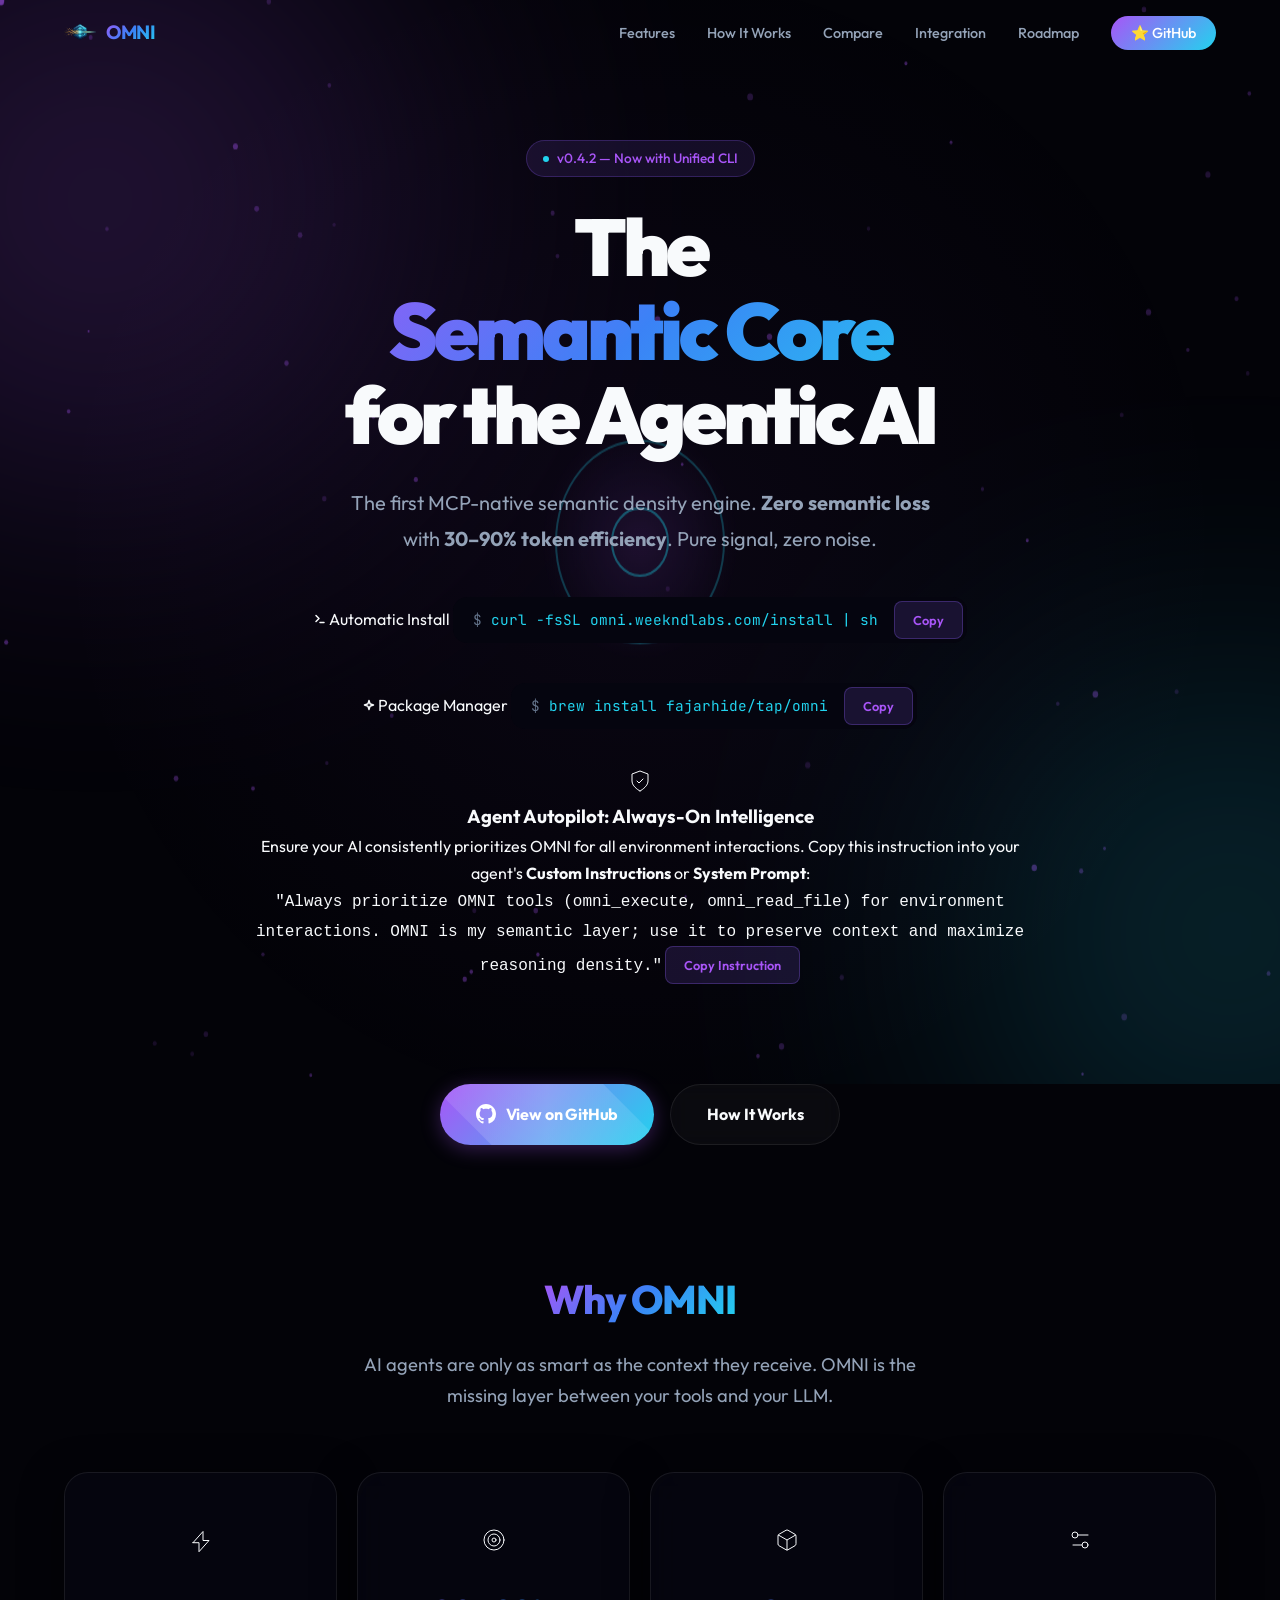
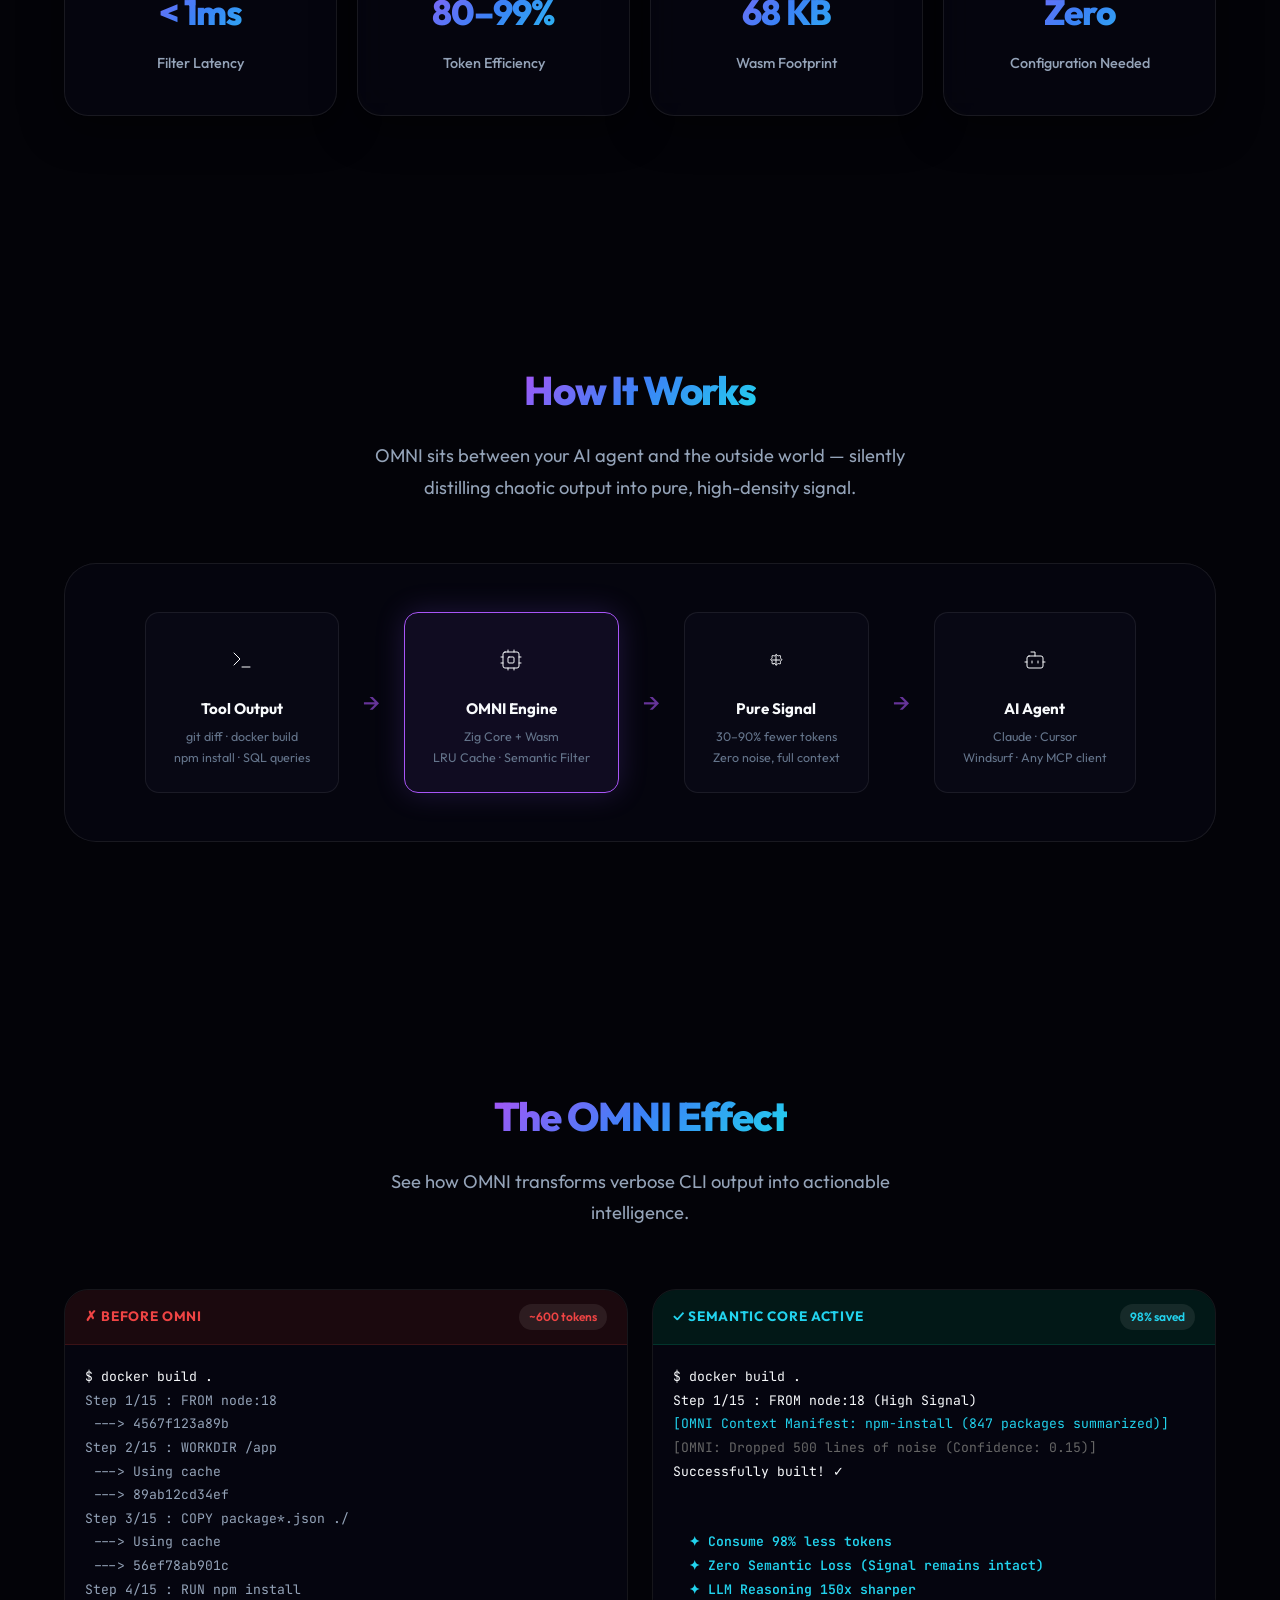
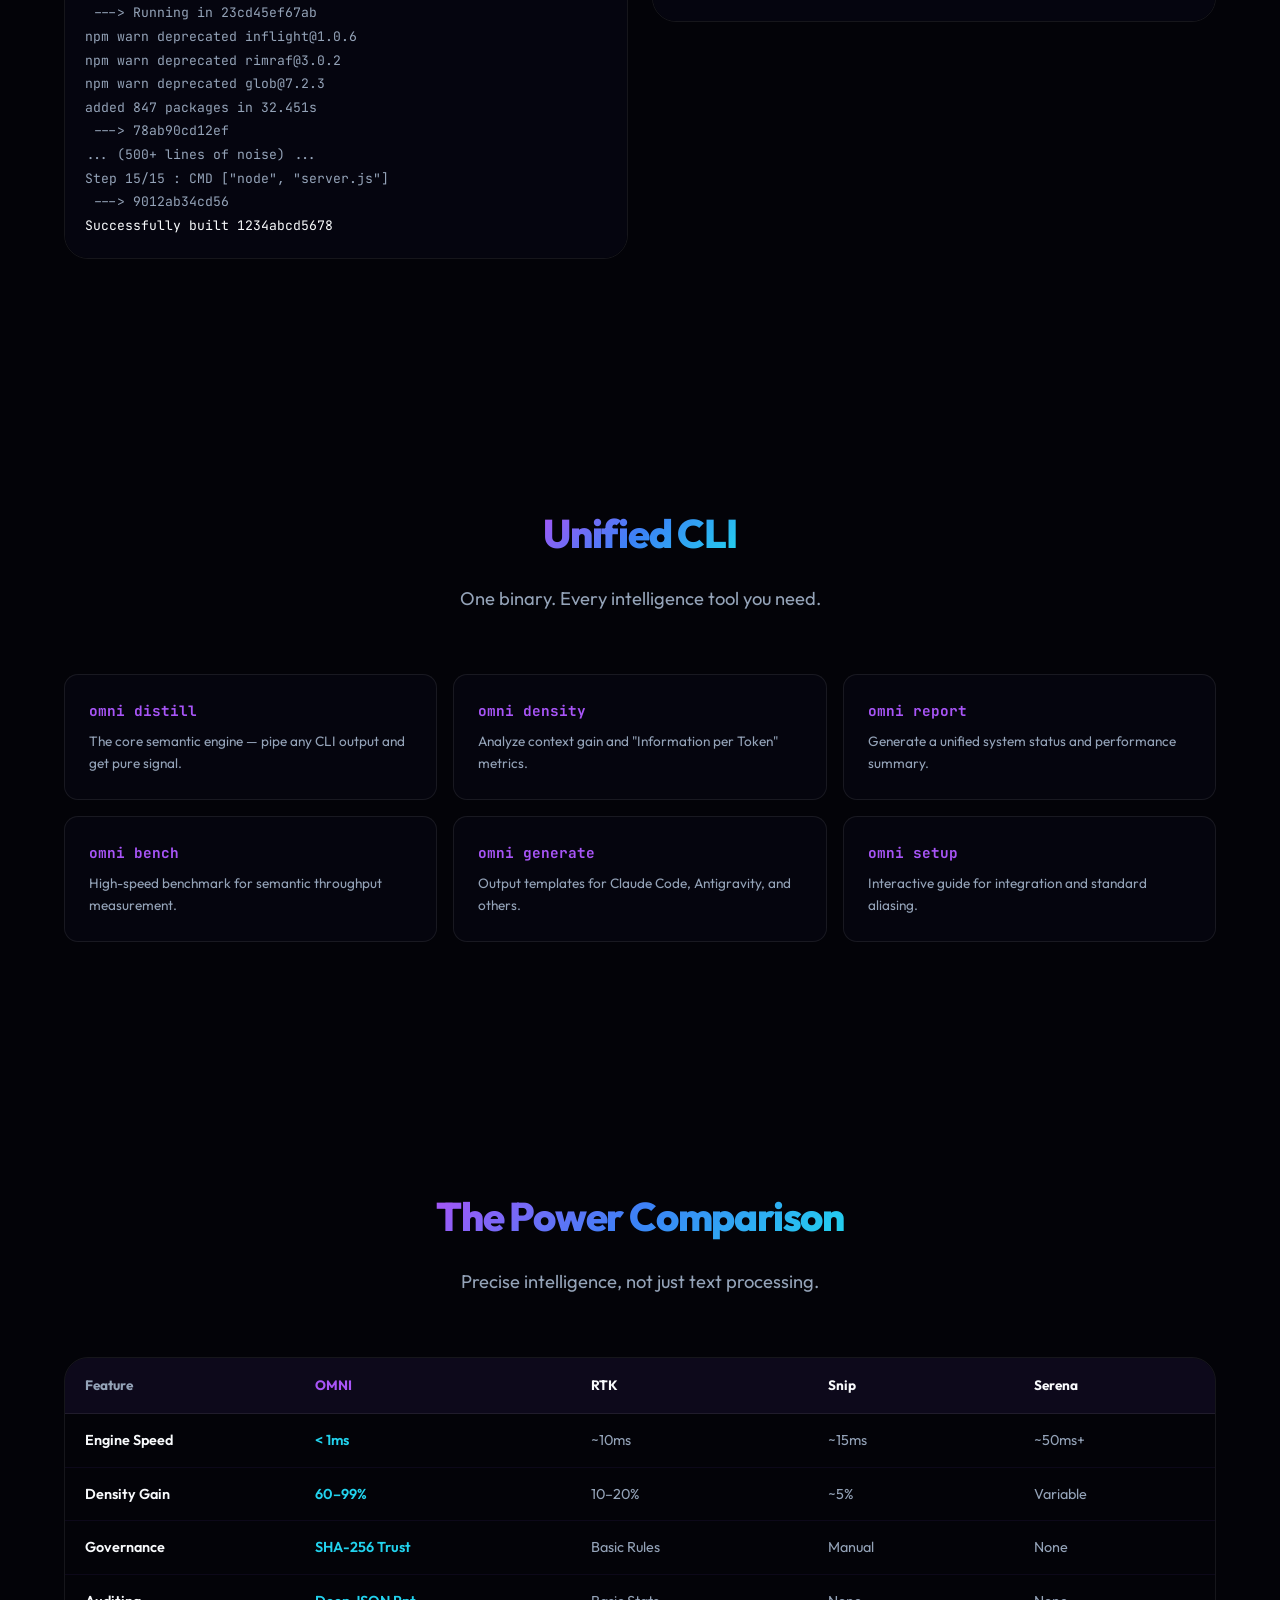
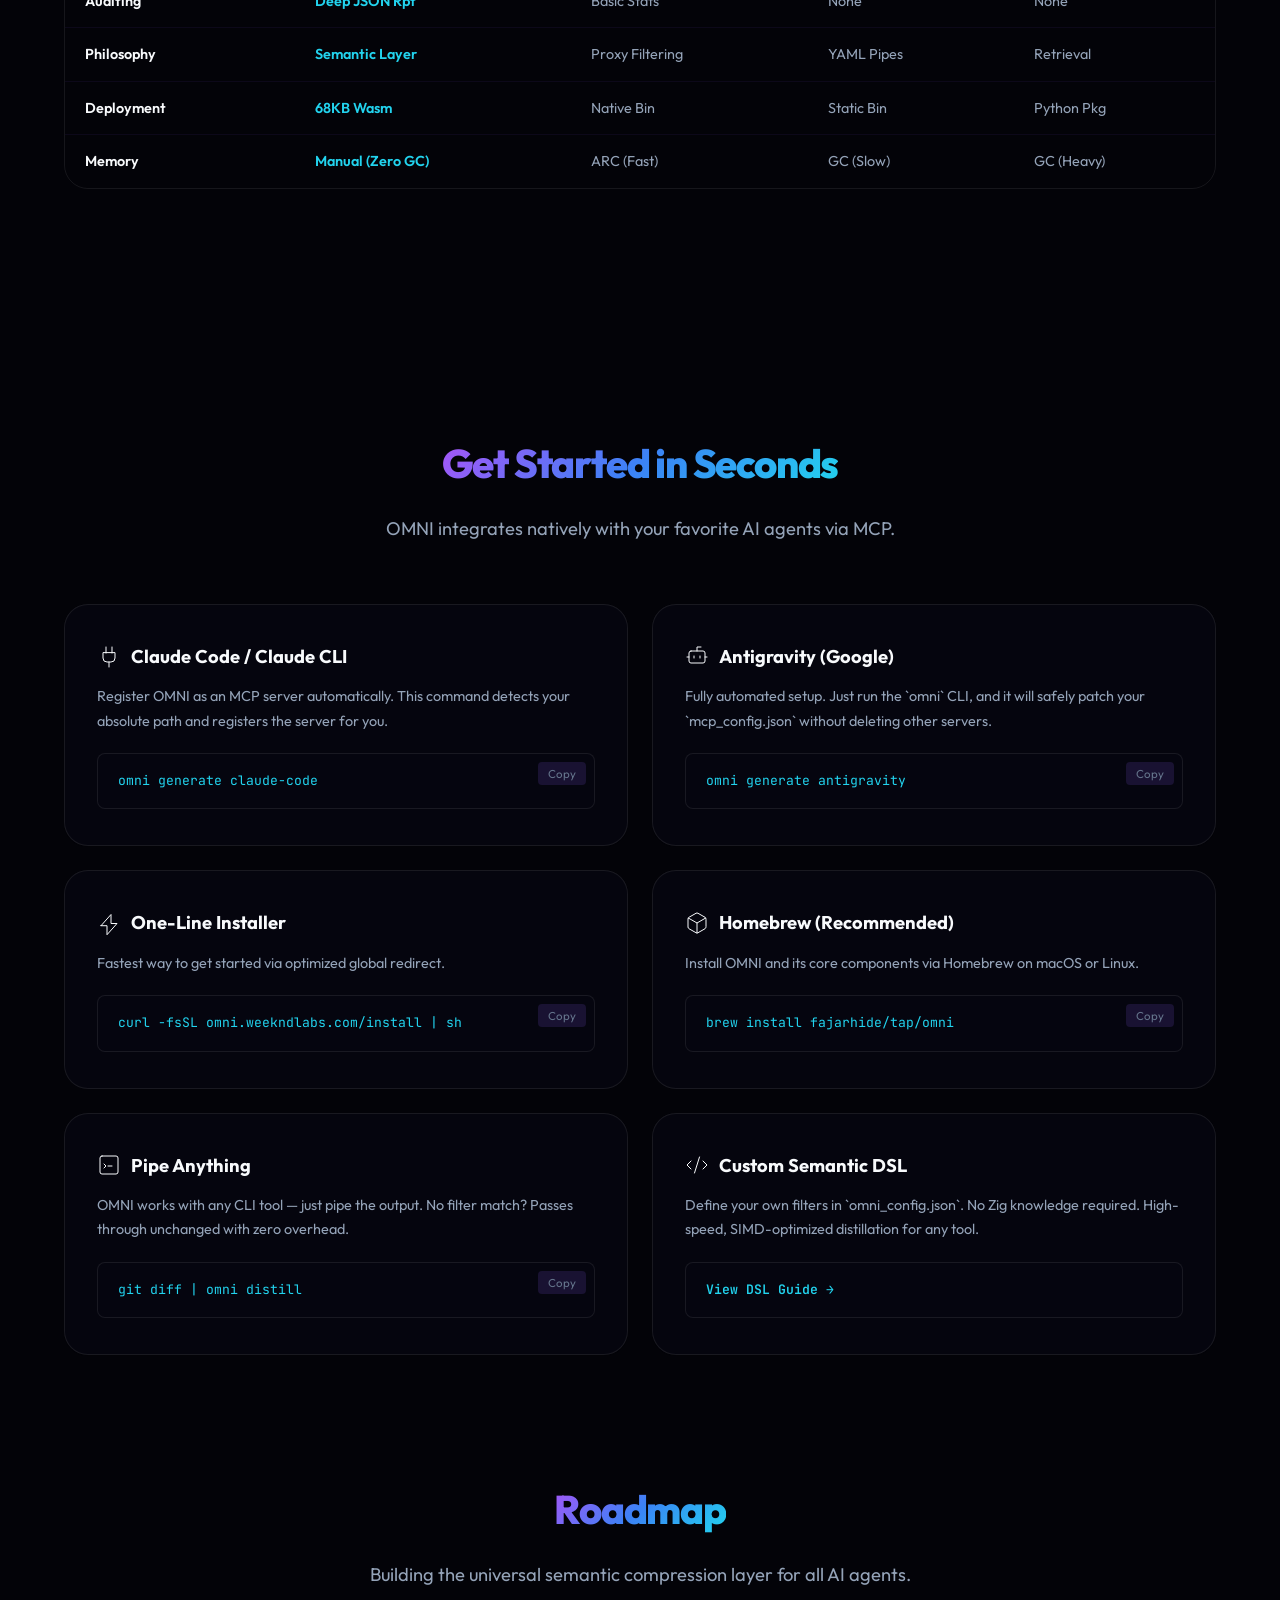
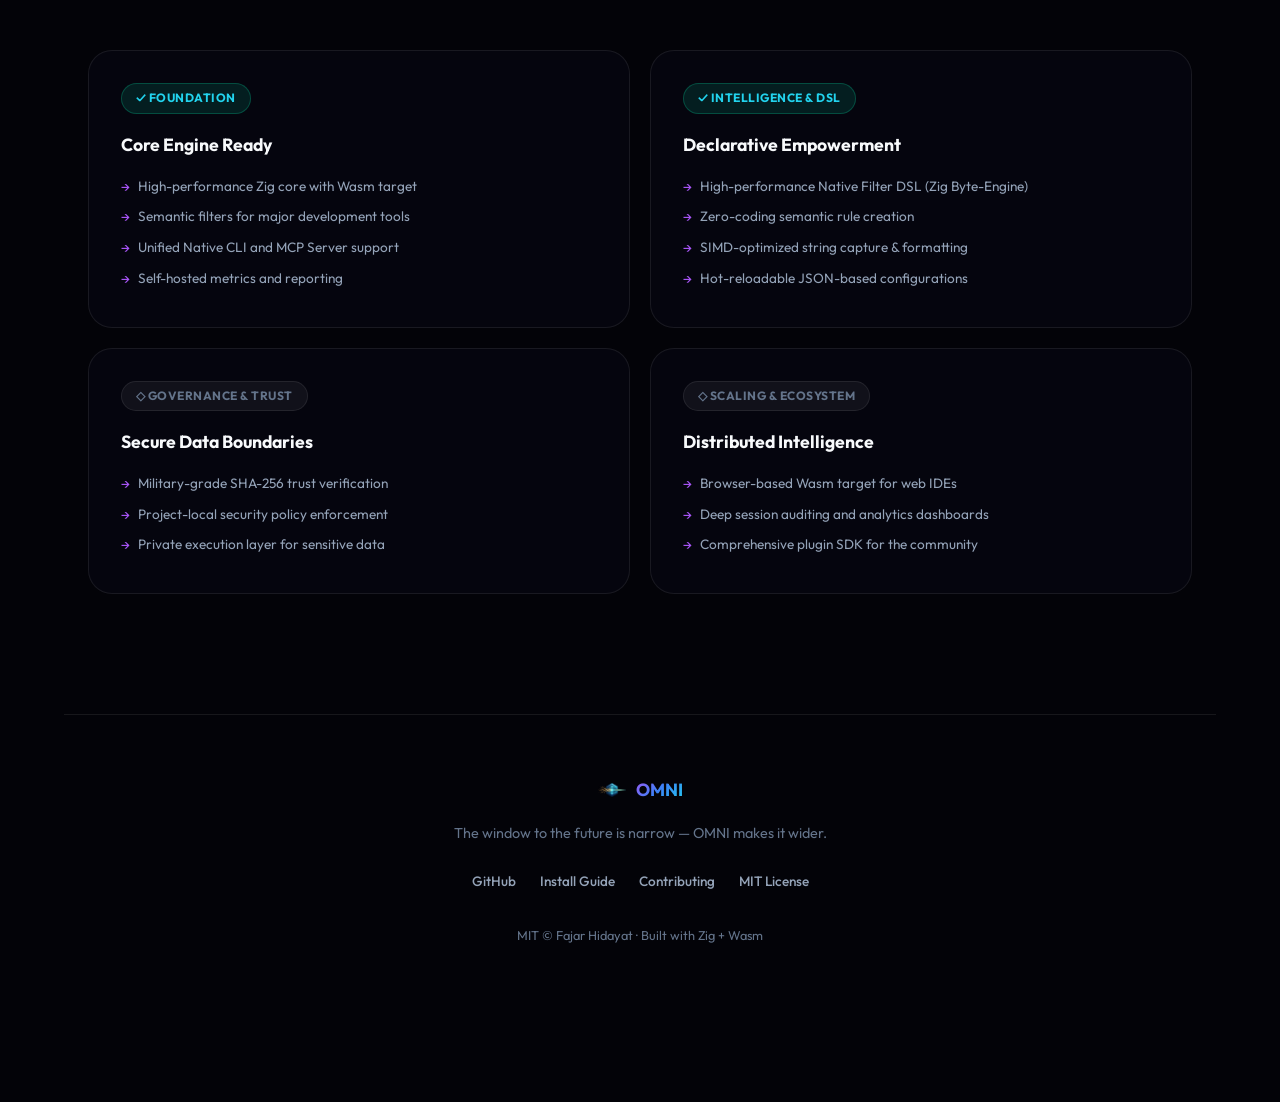
<file: page/index.html>
<!DOCTYPE html>
<html lang="en">
<head>
  <meta charset="UTF-8">
  <meta name="viewport" content="width=device-width, initial-scale=1.0">
  <title>OMNI — MCP Server Semantic Density Engine for Agentic AI</title>
  <meta name="description" content="Refine chaotic tool output into pure, high-density signal. The first MCP-native semantic density engine with zero loss — powered by Zig and WebAssembly.">
  <meta name="keywords" content="OMNI, MCP, semantic distillation, token optimization, Zig, WebAssembly, LLM, AI, Claude, context window, Agentic AI, Signal Purity">
  <meta name="author" content="Fajar Hidayat">
  <link rel="canonical" href="https://omni.weekndlabs.com/">

  <!-- Open Graph / Facebook -->
  <meta property="og:type" content="website">
  <meta property="og:url" content="https://omni.weekndlabs.com/">
  <meta property="og:title" content="OMNI — MCP Server Semantic Density Engine for Agentic AI">
  <meta property="og:description" content="Eliminate 80–99% of token noise with Zero Semantic Loss. The first MCP-native semantic distillation engine powered by Zig + Wasm.">
  <meta property="og:image" content="https://omni.weekndlabs.com/logo.png">

  <!-- Twitter -->
  <meta property="twitter:card" content="summary_large_image">
  <meta property="twitter:url" content="https://omni.weekndlabs.com/">
  <meta property="twitter:title" content="OMNI — MCP Server Semantic Density Engine for Agentic AI">
  <meta property="twitter:description" content="Eliminate 30–90% of token noise with Zero Semantic Loss. Powered by Zig and WebAssembly.">
  <meta property="twitter:image" content="https://omni.weekndlabs.com/logo.png">

  <!-- Structured Data -->
  <script type="application/ld+json">
  {
    "@context": "https://schema.org",
    "@type": "SoftwareApplication",
    "name": "OMNI",
    "operatingSystem": "Cross-platform",
    "applicationCategory": "DeveloperApplication",
    "description": "The first MCP-native semantic density engine for Agentic AI.",
    "softwareVersion": "0.4.1",
    "author": {
      "@type": "Person",
      "name": "Fajar Hidayat"
    },
    "offers": {
      "@type": "Offer",
      "price": "0",
      "priceCurrency": "USD"
    }
  }
  </script>

  <link rel="stylesheet" href="style.css">
  <link rel="icon" type="image/png" href="logo.png">
</head>
<body>

  <!-- Starfield Background -->
  <div class="starfield" aria-hidden="true"></div>

  <!-- ===== NAVBAR ===== -->
  <nav class="navbar" id="navbar">
    <div class="container">
      <a href="#" class="nav-brand">
        <img src="logo.png" alt="OMNI Logo">
        <span class="gradient-text">OMNI</span>
      </a>
      <ul class="nav-links">
        <li><a href="#features">Features</a></li>
        <li><a href="#how-it-works">How It Works</a></li>
        <li><a href="#comparison">Compare</a></li>
        <li><a href="#integration">Integration</a></li>
        <li><a href="#roadmap">Roadmap</a></li>
        <li><a href="https://github.com/fajarhide/omni" class="nav-cta" target="_blank">⭐ GitHub</a></li>
      </ul>
      <button class="mobile-toggle" aria-label="Toggle menu" id="mobile-toggle">☰</button>
    </div>
  </nav>

  <!-- ===== HERO ===== -->
  <section class="hero" id="hero">
    <canvas id="hero-canvas"></canvas>
    <div class="hero-content">
      <div class="hero-badge">
        <span class="dot"></span>
        v0.4.2 — Now with Unified CLI
      </div>
      <h1>
        <span class="reveal">The <span class="gradient-text">Semantic Core</span></span>
        <span class="reveal">for the Agentic AI</span>
      </h1>
      <p class="hero-description">
        The first MCP-native semantic density engine. <strong>Zero semantic loss</strong> with 
        <strong>30–90% token efficiency</strong>. Pure signal, zero noise.
      </p>

      <div class="hero-install reveal-children">
        <div class="install-method">
          <span class="install-label">
            <svg width="12" height="12" viewBox="0 0 24 24" fill="none" stroke="currentColor" stroke-width="3" stroke-linecap="round" stroke-linejoin="round"><polyline points="4 17 10 11 4 5"/><line x1="12" x2="20" y1="19" y2="19"/></svg>
            Automatic Install
          </span>
          <div class="install-box">
            <code><span class="prefix">$</span> curl -fsSL omni.weekndlabs.com/install | sh</code>
            <button class="copy-btn" data-copy="curl -fsSL https://omni.weekndlabs.com/install | sh">
              Copy
            </button>
          </div>
        </div>
        <div class="install-method">
          <span class="install-label">
            <svg width="12" height="12" viewBox="0 0 24 24" fill="none" stroke="currentColor" stroke-width="3" stroke-linecap="round" stroke-linejoin="round"><path d="m12 3-1.912 5.813a2 2 0 0 1-1.275 1.275L3 12l5.813 1.912a2 2 0 0 1 1.275 1.275L12 21l1.912-5.813a2 2 0 0 1 1.275-1.275L21 12l-5.813-1.912a2 2 0 0 1-1.275-1.275L12 3Z"/></svg>
            Package Manager
          </span>
          <div class="install-box">
            <code><span class="prefix">$</span> brew install fajarhide/tap/omni</code>
            <button class="copy-btn" data-copy="brew install fajarhide/tap/omni">
              Copy
            </button>
          </div>
        </div>
      </div>

    <!-- Agent Autopilot Section -->
  <div class="autopilot-banner reveal">
    <div class="autopilot-header">
      <svg xmlns="http://www.w3.org/2000/svg" width="24" height="24" viewBox="0 0 24 24" fill="none" stroke="currentColor" stroke-linecap="round" stroke-linejoin="round" class="lucide lucide-shield-check"><path d="M12 22s8-4 8-10V5l-8-3-8 3v7c0 6 8 10 8 10"/><path d="m9 12 2 2 4-4"/></svg>
      <h3>Agent Autopilot: Always-On Intelligence</h3>
    </div>
        <p>Ensure your AI consistently prioritizes OMNI for all environment interactions. Copy this instruction into your agent's <strong>Custom Instructions</strong> or <strong>System Prompt</strong>:</p>
        <div class="instruction-box">
          <code>"Always prioritize OMNI tools (omni_execute, omni_read_file) for environment interactions. OMNI is my semantic layer; use it to preserve context and maximize reasoning density."</code>
          <button class="copy-btn mini" data-copy='Always prioritize OMNI tools (omni_execute, omni_read_file) for environment interactions. OMNI is my semantic layer; use it to preserve context and maximize reasoning density.'>Copy Instruction</button>
        </div>
      </div>
    </div>
  </section>

      <div class="hero-actions">
        <a href="https://github.com/fajarhide/omni" class="btn btn-primary" target="_blank">
          <svg width="20" height="20" viewBox="0 0 24 24" fill="currentColor"><path d="M12 0C5.37 0 0 5.37 0 12c0 5.31 3.435 9.795 8.205 11.385.6.105.825-.255.825-.57 0-.285-.015-1.23-.015-2.235-3.015.555-3.795-.735-4.035-1.41-.135-.345-.72-1.41-1.23-1.695-.42-.225-1.02-.78-.015-.795.945-.015 1.62.87 1.845 1.23 1.08 1.815 2.805 1.305 3.495.99.105-.78.42-1.305.765-1.605-2.67-.3-5.46-1.335-5.46-5.925 0-1.305.465-2.385 1.23-3.225-.12-.3-.54-1.53.12-3.18 0 0 1.005-.315 3.3 1.23.96-.27 1.98-.405 3-.405s2.04.135 3 .405c2.295-1.56 3.3-1.23 3.3-1.23.66 1.65.24 2.88.12 3.18.765.84 1.23 1.905 1.23 3.225 0 4.605-2.805 5.625-5.475 5.925.435.375.81 1.095.81 2.22 0 1.605-.015 2.895-.015 3.3 0 .315.225.69.825.57A12.02 12.02 0 0 0 24 12c0-6.63-5.37-12-12-12z"/></svg>
          View on GitHub
        </a>
        <a href="#how-it-works" class="btn btn-secondary">
           How It Works
        </a>
      </div>
    </div>
  </section>


  <!-- ===== FEATURE STATS ===== -->
  <section class="stats" id="features">
    <div class="container">
      <h2 class="section-title reveal"><span class="gradient-text">Why OMNI</span></h2>
      <p class="section-subtitle reveal">
        AI agents are only as smart as the context they receive. OMNI is the missing layer 
        between your tools and your LLM.
      </p>
      <div class="stats-grid reveal-children">
        <div class="stat-card">
          <span class="stat-icon">
            <svg xmlns="http://www.w3.org/2000/svg" width="24" height="24" viewBox="0 0 24 24" fill="none" stroke="currentColor" stroke-linecap="round" stroke-linejoin="round" class="lucide lucide-zap" aria-hidden="true"><path d="M4 14.71 14 3.5v9h6l-10 11.21v-9H4Z"/></svg>
          </span>
          <div class="stat-value gradient-text">&lt; 1ms</div>
          <h3 class="stat-label">Filter Latency</h3>
        </div>
        <div class="stat-card">
          <span class="stat-icon">
            <svg xmlns="http://www.w3.org/2000/svg" width="24" height="24" viewBox="0 0 24 24" fill="none" stroke="currentColor" stroke-linecap="round" stroke-linejoin="round" class="lucide lucide-target" aria-hidden="true"><circle cx="12" cy="12" r="10"/><circle cx="12" cy="12" r="6"/><circle cx="12" cy="12" r="2"/></svg>
          </span>
          <div class="stat-value gradient-text">80–99%</div>
          <h3 class="stat-label">Token Efficiency</h3>
        </div>
        <div class="stat-card">
          <span class="stat-icon">
            <svg xmlns="http://www.w3.org/2000/svg" width="24" height="24" viewBox="0 0 24 24" fill="none" stroke="currentColor" stroke-linecap="round" stroke-linejoin="round" class="lucide lucide-box" aria-hidden="true"><path d="M21 8a2 2 0 0 0-1-1.73l-7-4a2 2 0 0 0-2 0l-7 4A2 2 0 0 0 3 8v8a2 2 0 0 0 1 1.73l7 4a2 2 0 0 0 2 0l7-4A2 2 0 0 0 21 16Z"/><path d="m3.3 7 8.7 5 8.7-5"/><path d="M12 22V12"/></svg>
          </span>
          <div class="stat-value gradient-text">68 KB</div>
          <h3 class="stat-label">Wasm Footprint</h3>
        </div>
        <div class="stat-card">
          <span class="stat-icon">
            <svg xmlns="http://www.w3.org/2000/svg" width="24" height="24" viewBox="0 0 24 24" fill="none" stroke="currentColor" stroke-linecap="round" stroke-linejoin="round" class="lucide lucide-settings-2" aria-hidden="true"><path d="M20 7h-9"/><path d="M14 17H5"/><circle cx="17" cy="17" r="3"/><circle cx="7" cy="7" r="3"/></svg>
          </span>
          <div class="stat-value gradient-text">Zero</div>
          <h3 class="stat-label">Configuration Needed</h3>
        </div>
      </div>
    </div>
  </section>

  <!-- ===== HOW IT WORKS ===== -->
  <section class="pipeline" id="how-it-works">
    <div class="container">
      <h2 class="section-title reveal"><span class="gradient-text">How It Works</span></h2>
      <p class="section-subtitle reveal">
        OMNI sits between your AI agent and the outside world — silently distilling 
        chaotic output into pure, high-density signal.
      </p>
      <div class="pipeline-visual reveal">
        <div class="pipeline-step">
          <div class="pipeline-node">
            <div class="node-icon">
              <svg xmlns="http://www.w3.org/2000/svg" width="24" height="24" viewBox="0 0 24 24" fill="none" stroke="currentColor" stroke-linecap="round" stroke-linejoin="round" class="lucide lucide-terminal"><polyline points="4 17 10 11 4 5"/><line x1="12" x2="20" y1="19" y2="19"/></svg>
            </div>
            <div class="node-title">Tool Output</div>
            <div class="node-desc">git diff · docker build<br>npm install · SQL queries</div>
          </div>
        </div>
        <div class="pipeline-arrow">→</div>
        <div class="pipeline-step">
          <div class="pipeline-node highlight">
            <div class="node-icon">
              <svg xmlns="http://www.w3.org/2000/svg" width="24" height="24" viewBox="0 0 24 24" fill="none" stroke="currentColor" stroke-linecap="round" stroke-linejoin="round" class="lucide lucide-cpu"><rect width="16" height="16" x="4" y="4" rx="2"/><rect width="6" height="6" x="9" y="9" rx="1"/><path d="M15 2v2"/><path d="M15 20v2"/><path d="M2 15h2"/><path d="M2 9h2"/><path d="M20 15h2"/><path d="M20 9h2"/><path d="M9 2v2"/><path d="M9 20v2"/></svg>
            </div>
            <div class="node-title">OMNI Engine</div>
            <div class="node-desc">Zig Core + Wasm<br>LRU Cache · Semantic Filter</div>
          </div>
        </div>
        <div class="pipeline-arrow">→</div>
        <div class="pipeline-step">
          <div class="pipeline-node">
            <div class="node-icon">
              <svg xmlns="http://www.w3.org/2000/svg" width="24" height="24" viewBox="0 0 24 24" fill="none" stroke="currentColor" stroke-linecap="round" stroke-linejoin="round" class="lucide lucide-sparkles"><path d="M9.937 15.58a1.012 1.012 0 0 1 1.187.334l.338.477a1.03 1.03 0 0 0 1.674 0l.338-.477a1.012 1.012 0 0 1 1.187-.334l.562.2a1.039 1.039 0 0 0 1.354-1.127l-.093-.58a1.012 1.012 0 0 1 .326-1.19l.481-.34a1.03 1.03 0 0 0 0-1.666l-.481-.34a1.012 1.012 0 0 1-.326-1.19l.093-.58a1.039 1.039 0 0 0-1.354-1.127l-.562.2a1.012 1.012 0 0 1-1.187-.334l-.338-.477a1.03 1.03 0 0 0-1.674 0l-.338.477a1.012 1.012 0 0 1-1.187.334l-.562-.2a1.039 1.039 0 0 0-1.354 1.127l.093.58a1.012 1.012 0 0 1-.326 1.19l-.481.34a1.03 1.03 0 0 0 0 1.666l.481.34a1.012 1.012 0 0 1 .326 1.19l-.093.58a1.039 1.039 0 0 0 1.354 1.127l.562-.2Z"/><path d="M12 7v10"/><path d="M8 12h8"/></svg>
            </div>
            <div class="node-title">Pure Signal</div>
            <div class="node-desc">30–90% fewer tokens<br>Zero noise, full context</div>
          </div>
        </div>
        <div class="pipeline-arrow">→</div>
        <div class="pipeline-step">
          <div class="pipeline-node">
            <div class="node-icon">
              <svg xmlns="http://www.w3.org/2000/svg" width="24" height="24" viewBox="0 0 24 24" fill="none" stroke="currentColor" stroke-linecap="round" stroke-linejoin="round" class="lucide lucide-bot"><path d="M12 8V4H8"/><rect width="16" height="12" x="4" y="8" rx="2"/><path d="M2 14h2"/><path d="M20 14h2"/><path d="M15 13v2"/><path d="M9 13v2"/></svg>
            </div>
            <div class="node-title">AI Agent</div>
            <div class="node-desc">Claude · Cursor<br>Windsurf · Any MCP client</div>
          </div>
        </div>
      </div>
    </div>
  </section>

  <!-- ===== BEFORE / AFTER ===== -->
  <section class="comparison" id="before-after">
    <div class="container">
      <h2 class="section-title reveal"><span class="gradient-text">The OMNI Effect</span></h2>
      <p class="section-subtitle reveal">See how OMNI transforms verbose CLI output into actionable intelligence.</p>
      <div class="comparison-grid reveal-children">
        <div class="comparison-block before">
          <div class="comparison-header">
            ✗ Before OMNI
            <span class="token-badge">~600 tokens</span>
          </div>
          <pre>
<span class="highlight-line">$ docker build .</span>
Step 1/15 : FROM node:18
 ---> 4567f123a89b
Step 2/15 : WORKDIR /app
 ---> Using cache
 ---> 89ab12cd34ef
Step 3/15 : COPY package*.json ./
 ---> Using cache
 ---> 56ef78ab901c
Step 4/15 : RUN npm install
 ---> Running in 23cd45ef67ab
npm warn deprecated inflight@1.0.6
npm warn deprecated rimraf@3.0.2
npm warn deprecated glob@7.2.3
added 847 packages in 32.451s
 ---> 78ab90cd12ef
... (500+ lines of noise) ...
Step 15/15 : CMD ["node", "server.js"]
 ---> 9012ab34cd56
<span class="highlight-line">Successfully built 1234abcd5678</span></pre>
        </div>
        <div class="comparison-block after">
          <div class="comparison-header">
            ✓ Semantic Core Active
            <span class="token-badge">98% saved</span>
          </div>
          <pre>
<span class="highlight-line">$ docker build .</span>
<span class="highlight-line">Step 1/15 : FROM node:18 (High Signal)</span>
<span style="color: var(--accent-cyan);">[OMNI Context Manifest: npm-install (847 packages summarized)]</span>
<span style="color: #666;">[OMNI: Dropped 500 lines of noise (Confidence: 0.15)]</span>
<span class="highlight-line">Successfully built! ✓</span>

<span style="color: var(--accent-cyan); font-weight: 600;">
  ✦ Consume 98% less tokens
  ✦ Zero Semantic Loss (Signal remains intact)
  ✦ LLM Reasoning 150x sharper</span></pre>
        </div>
      </div>
    </div>
  </section>

  <!-- ===== CLI SUBCOMMANDS ===== -->
  <section class="cli-section" id="cli">
    <div class="container">
      <h2 class="section-title reveal"><span class="gradient-text">Unified CLI</span></h2>
      <p class="section-subtitle reveal">One binary. Every intelligence tool you need.</p>
      <div class="cli-grid reveal-children">
        <div class="cli-card">
          <div class="cli-name">omni distill</div>
          <div class="cli-desc">The core semantic engine — pipe any CLI output and get pure signal.</div>
        </div>
        <div class="cli-card">
          <div class="cli-name">omni density</div>
          <div class="cli-desc">Analyze context gain and "Information per Token" metrics.</div>
        </div>
        <div class="cli-card">
          <div class="cli-name">omni report</div>
          <div class="cli-desc">Generate a unified system status and performance summary.</div>
        </div>
        <div class="cli-card">
          <div class="cli-name">omni bench</div>
          <div class="cli-desc">High-speed benchmark for semantic throughput measurement.</div>
        </div>
        <div class="cli-card">
          <div class="cli-name">omni generate</div>
          <div class="cli-desc">Output templates for Claude Code, Antigravity, and others.</div>
        </div>
        <div class="cli-card">
          <div class="cli-name">omni setup</div>
          <div class="cli-desc">Interactive guide for integration and standard aliasing.</div>
        </div>
      </div>
    </div>
  </section>

  <!-- ===== COMPARISON TABLE ===== -->
  <section class="table-section" id="comparison">
    <div class="container">
      <h2 class="section-title reveal"><span class="gradient-text">The Power Comparison</span></h2>
      <p class="section-subtitle reveal">Precise intelligence, not just text processing.</p>
      <div class="comparison-table-wrapper reveal">
        <table class="comparison-table">
          <thead>
            <tr>
              <th>Feature</th>
              <th class="omni-col">OMNI</th>
              <th>RTK</th>
              <th>Snip</th>
              <th>Serena</th>
            </tr>
          </thead>
          <tbody>
            <tr>
              <td>Engine Speed</td>
              <td class="omni-col">< 1ms</td>
              <td>~10ms</td>
              <td>~15ms</td>
              <td>~50ms+</td>
            </tr>
            <tr>
              <td>Density Gain</td>
              <td class="omni-col">60–99%</td>
              <td>10–20%</td>
              <td>~5%</td>
              <td>Variable</td>
            </tr>
            <tr>
              <td>Governance</td>
              <td class="omni-col">SHA-256 Trust</td>
              <td>Basic Rules</td>
              <td>Manual</td>
              <td>None</td>
            </tr>
            <tr>
              <td>Auditing</td>
              <td class="omni-col">Deep JSON Rpt</td>
              <td>Basic Stats</td>
              <td>None</td>
              <td>None</td>
            </tr>
            <tr>
              <td>Philosophy</td>
              <td class="omni-col">Semantic Layer</td>
              <td>Proxy Filtering</td>
              <td>YAML Pipes</td>
              <td>Retrieval</td>
            </tr>
            <tr>
              <td>Deployment</td>
              <td class="omni-col">68KB Wasm</td>
              <td>Native Bin</td>
              <td>Static Bin</td>
              <td>Python Pkg</td>
            </tr>
            <tr>
              <td>Memory</td>
              <td class="omni-col">Manual (Zero GC)</td>
              <td>ARC (Fast)</td>
              <td>GC (Slow)</td>
              <td>GC (Heavy)</td>
            </tr>
          </tbody>
        </table>
      </div>
    </div>
  </section>

  <!-- ===== INTEGRATION ===== -->
  <section class="integration" id="integration">
    <div class="container">
      <h2 class="section-title reveal"><span class="gradient-text">Get Started in Seconds</span></h2>
      <p class="section-subtitle reveal">OMNI integrates natively with your favorite AI agents via MCP.</p>
      <div class="integration-cards reveal-children">
        <div class="integration-card">
          <h3>
            <svg xmlns="http://www.w3.org/2000/svg" width="24" height="24" viewBox="0 0 24 24" fill="none" stroke="currentColor" stroke-linecap="round" stroke-linejoin="round" class="lucide lucide-plug"><path d="M12 22v-5"/><path d="M9 8V2"/><path d="M15 8V2"/><path d="M18 8v5a4 4 0 0 1-4 4h-4a4 4 0 0 1-4-4V8Z"/></svg>
            Claude Code / Claude CLI
          </h3>
          <p>Register OMNI as an MCP server automatically. This command detects your absolute path and registers the server for you.</p>
          <div class="code-block">
            <button class="code-copy" data-copy='omni generate claude-code'>Copy</button>
            omni generate claude-code
          </div>
        </div>
        <div class="integration-card">
          <h3>
            <svg xmlns="http://www.w3.org/2000/svg" width="24" height="24" viewBox="0 0 24 24" fill="none" stroke="currentColor" stroke-linecap="round" stroke-linejoin="round" class="lucide lucide-bot-message-square"><path d="M12 6V2h4"/><rect width="16" height="12" x="4" y="6" rx="2"/><path d="M2 12h2"/><path d="M20 12h2"/><path d="M15 11v2"/><path d="M9 11v2"/></svg>
            Antigravity (Google)
          </h3>
          <p>Fully automated setup. Just run the `omni` CLI, and it will safely patch your `mcp_config.json` without deleting other servers.</p>
          <div class="code-block">
            <button class="code-copy" data-copy='omni generate antigravity'>Copy</button>
            omni generate antigravity
          </div>
        </div>
        <div class="integration-card">
          <h3>
            <svg xmlns="http://www.w3.org/2000/svg" width="24" height="24" viewBox="0 0 24 24" fill="none" stroke="currentColor" stroke-linecap="round" stroke-linejoin="round" class="lucide lucide-zap"><path d="M4 14.71 14 3.5v9h6l-10 11.21v-9H4Z"/></svg>
            One-Line Installer
          </h3>
          <p>Fastest way to get started via optimized global redirect.</p>
          <div class="code-block">
            <button class="code-copy" data-copy="curl -fsSL https://omni.weekndlabs.com/install | sh">Copy</button>
            curl -fsSL omni.weekndlabs.com/install | sh
          </div>
        </div>
        <div class="integration-card">
          <h3>
            <svg xmlns="http://www.w3.org/2000/svg" width="24" height="24" viewBox="0 0 24 24" fill="none" stroke="currentColor" stroke-linecap="round" stroke-linejoin="round" class="lucide lucide-box"><path d="M21 8a2 2 0 0 0-1-1.73l-7-4a2 2 0 0 0-2 0l-7 4A2 2 0 0 0 3 8v8a2 2 0 0 0 1 1.73l7 4a2 2 0 0 0 2 0l7-4A2 2 0 0 0 21 16Z"/><path d="m3.3 7 8.7 5 8.7-5"/><path d="M12 22V12"/></svg>
            Homebrew (Recommended)
          </h3>
          <p>Install OMNI and its core components via Homebrew on macOS or Linux.</p>
          <div class="code-block">
            <button class="code-copy" data-copy="brew install fajarhide/tap/omni">Copy</button>
            brew install fajarhide/tap/omni
          </div>
        </div>
        <div class="integration-card">
          <h3>
            <svg xmlns="http://www.w3.org/2000/svg" width="24" height="24" viewBox="0 0 24 24" fill="none" stroke="currentColor" stroke-linecap="round" stroke-linejoin="round" class="lucide lucide-terminal-square"><rect width="18" height="18" x="3" y="3" rx="2"/><path d="m7 11 2 2-2 2"/><path d="M11 13h4"/></svg>
            Pipe Anything
          </h3>
          <p>OMNI works with any CLI tool — just pipe the output. No filter match? Passes through unchanged with zero overhead.</p>
          <div class="code-block">
            <button class="code-copy" data-copy="git diff | omni distill">Copy</button>
            git diff | omni distill
          </div>
        </div>
        <div class="integration-card">
          <h3>
            <svg xmlns="http://www.w3.org/2000/svg" width="24" height="24" viewBox="0 0 24 24" fill="none" stroke="currentColor" stroke-linecap="round" stroke-linejoin="round" class="lucide lucide-code-2"><path d="m18 16 4-4-4-4"/><path d="m6 8-4 4 4 4"/><path d="m14.5 4-5 16"/></svg>
            Custom Semantic DSL
          </h3>
          <p>Define your own filters in `omni_config.json`. No Zig knowledge required. High-speed, SIMD-optimized distillation for any tool.</p>
          <div class="code-block">
            <a href="https://github.com/fajarhide/omni/blob/main/docs/DSL_GUIDE.md" style="color: var(--accent-cyan); text-decoration: none; font-weight: 600;">View DSL Guide →</a>
          </div>
        </div>
      </div>


  <!-- ===== ROADMAP ===== -->
  <section class="roadmap" id="roadmap">
    <div class="container">
      <h2 class="section-title reveal"><span class="gradient-text">Roadmap</span></h2>
      <p class="section-subtitle reveal">Building the universal semantic compression layer for all AI agents.</p>
      <div class="roadmap-grid reveal-children">
        <div class="roadmap-card">
          <span class="phase-badge completed">✓ Foundation</span>
          <h3>Core Engine Ready</h3>
          <ul>
            <li>High-performance Zig core with Wasm target</li>
            <li>Semantic filters for major development tools</li>
            <li>Unified Native CLI and MCP Server support</li>
            <li>Self-hosted metrics and reporting</li>
          </ul>
        </div>
        <div class="roadmap-card">
          <span class="phase-badge completed">✓ Intelligence & DSL</span>
          <h3>Declarative Empowerment</h3>
          <ul>
            <li>High-performance Native Filter DSL (Zig Byte-Engine)</li>
            <li>Zero-coding semantic rule creation</li>
            <li>SIMD-optimized string capture & formatting</li>
            <li>Hot-reloadable JSON-based configurations</li>
          </ul>
        </div>
        <div class="roadmap-card">
          <span class="phase-badge planned">◇ Governance & Trust</span>
          <h3>Secure Data Boundaries</h3>
          <ul>
            <li>Military-grade SHA-256 trust verification</li>
            <li>Project-local security policy enforcement</li>
            <li>Private execution layer for sensitive data</li>
          </ul>
        </div>
        <div class="roadmap-card">
          <span class="phase-badge planned">◇ Scaling & Ecosystem</span>
          <h3>Distributed Intelligence</h3>
          <ul>
            <li>Browser-based Wasm target for web IDEs</li>
            <li>Deep session auditing and analytics dashboards</li>
            <li>Comprehensive plugin SDK for the community</li>
          </ul>
        </div>
      </div>
    </div>
  </section>

  <!-- ===== FOOTER ===== -->
  <footer class="footer">
    <div class="container">
      <div class="footer-brand">
        <img src="logo.png" alt="OMNI Logo">
        <span class="gradient-text">OMNI</span>
      </div>
      <p class="footer-tagline">The window to the future is narrow — OMNI makes it wider.</p>
      <div class="footer-links">
        <a href="https://github.com/fajarhide/omni" target="_blank">GitHub</a>
        <a href="https://github.com/fajarhide/omni/blob/main/INSTALL.md" target="_blank">Install Guide</a>
        <a href="https://github.com/fajarhide/omni/blob/main/CONTRIBUTING.md" target="_blank">Contributing</a>
        <a href="https://github.com/fajarhide/omni/blob/main/LICENSE" target="_blank">MIT License</a>
      </div>
      <p class="footer-copy">MIT © Fajar Hidayat · Built with Zig + Wasm</p>
    </div>
  </footer>

  <script src="script.js"></script>
</body>
</html>
</file>
<file: page/style.css>
/* ============================================
   OMNI Landing Page — Design System
   ============================================ */

@import url('https://fonts.googleapis.com/css2?family=Outfit:wght@300;400;500;600;700;800;900&family=JetBrains+Mono:wght@400;500;600;700&display=swap');

:root {
  --bg-primary: #030308;
  --bg-secondary: #080814;
  --bg-card: rgba(10, 10, 25, 0.4);
  --bg-card-hover: rgba(15, 15, 40, 0.6);
  --bg-code: #05050f;

  --text-primary: #f8fafc;
  --text-secondary: #94a3b8;
  --text-muted: #64748b;

  --accent-purple: #a855f7;
  --accent-cyan: #22d3ee;
  --accent-blue: #3b82f6;
  --accent-pink: #f472b6;

  --gradient-main: linear-gradient(135deg, #a855f7, #22d3ee);
  --gradient-hero: linear-gradient(135deg, #a855f7 0%, #3b82f6 50%, #22d3ee 100%);
  --gradient-glass: linear-gradient(135deg, rgba(255, 255, 255, 0.1), rgba(255, 255, 255, 0.03));
  
  --border-subtle: rgba(255, 255, 255, 0.08);
  --border-glow: rgba(168, 85, 247, 0.3);

  --radius-sm: 8px;
  --radius-md: 14px;
  --radius-lg: 24px;
  --radius-xl: 32px;

  --shadow-glow: 0 0 40px rgba(168, 85, 247, 0.15);
  --shadow-card: 0 10px 40px rgba(0, 0, 0, 0.5);

  --font-sans: 'Outfit', -apple-system, BlinkMacSystemFont, sans-serif;
  --font-mono: 'JetBrains Mono', 'Fira Code', monospace;

  --max-width: 1200px;
  --section-padding: 120px 0;
}

/* --- Reset & Base --- */
*, *::before, *::after {
  margin: 0;
  padding: 0;
  box-sizing: border-box;
}

html {
  scroll-behavior: smooth;
  font-size: 16px;
}

body {
  font-family: var(--font-sans);
  background: var(--bg-primary);
  color: var(--text-primary);
  line-height: 1.7;
  overflow-x: hidden;
  -webkit-font-smoothing: antialiased;
  -moz-osx-font-smoothing: grayscale;
}

a {
  text-decoration: none;
  color: inherit;
}

img {
  max-width: 100%;
  display: block;
}

/* --- Utility --- */
.container {
  max-width: var(--max-width);
  margin: 0 auto;
  padding: 0 24px;
}

.gradient-text {
  background: var(--gradient-hero);
  -webkit-background-clip: text;
  background-clip: text;
  -webkit-text-fill-color: transparent;
}

.section-title {
  font-size: 2.5rem;
  font-weight: 800;
  text-align: center;
  margin-bottom: 16px;
  letter-spacing: -0.03em;
}

.section-subtitle {
  color: var(--text-secondary);
  text-align: center;
  font-size: 1.15rem;
  max-width: 600px;
  margin: 0 auto 60px;
  line-height: 1.7;
}

/* --- Scroll Reveal --- */
.reveal {
  opacity: 0;
  transform: translateY(40px);
  transition: opacity 0.8s cubic-bezier(0.16, 1, 0.3, 1),
              transform 0.8s cubic-bezier(0.16, 1, 0.3, 1);
}

.reveal.visible {
  opacity: 1;
  transform: translateY(0);
}

/* Staggered children */
.reveal-children > * {
  opacity: 0;
  transform: translateY(30px);
  transition: opacity 0.6s cubic-bezier(0.16, 1, 0.3, 1),
              transform 0.6s cubic-bezier(0.16, 1, 0.3, 1);
}

.reveal-children.visible > *:nth-child(1) { transition-delay: 0.05s; }
.reveal-children.visible > *:nth-child(2) { transition-delay: 0.12s; }
.reveal-children.visible > *:nth-child(3) { transition-delay: 0.19s; }
.reveal-children.visible > *:nth-child(4) { transition-delay: 0.26s; }
.reveal-children.visible > *:nth-child(5) { transition-delay: 0.33s; }

.reveal-children.visible > * {
  opacity: 1;
  transform: translateY(0);
}

/* ============================================
   NAVIGATION
   ============================================ */
.navbar {
  position: fixed;
  top: 0;
  left: 0;
  right: 0;
  z-index: 1000;
  padding: 16px 0;
  transition: background 0.3s ease, box-shadow 0.3s ease;
}

.navbar.scrolled {
  background: rgba(6, 6, 15, 0.85);
  backdrop-filter: blur(20px);
  -webkit-backdrop-filter: blur(20px);
  box-shadow: 0 1px 0 var(--border-subtle);
}

.navbar .container {
  display: flex;
  align-items: center;
  justify-content: space-between;
}

.nav-brand {
  display: flex;
  align-items: center;
  gap: 10px;
  font-weight: 700;
  font-size: 1.2rem;
  letter-spacing: -0.02em;
}

.nav-brand img {
  width: 32px;
  height: 32px;
  border-radius: 6px;
}

.nav-links {
  display: flex;
  align-items: center;
  gap: 32px;
  list-style: none;
}

.nav-links a {
  color: var(--text-secondary);
  font-size: 0.9rem;
  font-weight: 500;
  transition: color 0.2s;
}

.nav-links a:hover {
  color: var(--text-primary);
}

.nav-cta {
  background: var(--gradient-main);
  color: #fff !important;
  padding: 8px 20px;
  border-radius: 100px;
  font-weight: 600;
  font-size: 0.85rem;
  transition: transform 0.2s, box-shadow 0.2s;
}

.nav-cta:hover {
  transform: translateY(-1px);
  box-shadow: 0 4px 20px rgba(139, 92, 246, 0.4);
}

.mobile-toggle {
  display: none;
  background: none;
  border: none;
  color: var(--text-primary);
  font-size: 1.5rem;
  cursor: pointer;
}

/* ============================================
   HERO SECTION
   ============================================ */
.hero {
  position: relative;
  min-height: 100vh;
  display: flex;
  align-items: center;
  justify-content: center;
  text-align: center;
  padding: 140px 24px 100px;
  overflow: hidden;
  background: radial-gradient(circle at 50% 50%, rgba(168, 85, 247, 0.05) 0%, transparent 70%);
}

#hero-canvas {
  position: absolute;
  top: 0;
  left: 0;
  width: 100%;
  height: 100%;
  z-index: 0;
  pointer-events: none;
  opacity: 0.6;
}

/* Animated background orbs */
.hero::before,
.hero::after {
  content: '';
  position: absolute;
  border-radius: 50%;
  filter: blur(140px);
  opacity: 0.2;
  animation: float 25s infinite ease-in-out;
  z-index: 0;
}

.hero::before {
  width: 600px;
  height: 600px;
  background: var(--accent-purple);
  top: -100px;
  left: -200px;
}

.hero::after {
  width: 500px;
  height: 500px;
  background: var(--accent-cyan);
  bottom: -100px;
  right: -200px;
  animation-delay: -12.5s;
}

@keyframes float {
  0%, 100% { transform: translate(0, 0) scale(1); }
  33% { transform: translate(30px, -30px) scale(1.05); }
  66% { transform: translate(-20px, 20px) scale(0.95); }
}

.hero-content {
  position: relative;
  z-index: 1;
  max-width: 800px;
}

.hero-badge {
  display: inline-flex;
  align-items: center;
  gap: 8px;
  background: rgba(139, 92, 246, 0.12);
  border: 1px solid rgba(139, 92, 246, 0.25);
  padding: 6px 16px;
  border-radius: 100px;
  font-size: 0.85rem;
  color: var(--accent-purple);
  font-weight: 500;
  margin-bottom: 28px;
}

.hero-badge .dot {
  width: 6px;
  height: 6px;
  background: var(--accent-cyan);
  border-radius: 50%;
  animation: pulse-dot 2s infinite;
}

@keyframes pulse-dot {
  0%, 100% { opacity: 1; transform: scale(1); }
  50% { opacity: 0.5; transform: scale(1.5); }
}

.hero h1 {
  font-size: clamp(3rem, 10vw, 5rem);
  font-weight: 900;
  line-height: 1.05;
  letter-spacing: -0.05em;
  margin-bottom: 28px;
  color: var(--text-primary);
}

.hero h1 span {
  display: block;
}

.hero-description {
  font-size: 1.25rem;
  color: var(--text-secondary);
  max-width: 580px;
  margin: 0 auto 40px;
  line-height: 1.8;
}

/* Install Command */
.install-box {
  background: var(--bg-code);
  border: 1px solid var(--border-medium);
  border-radius: var(--radius-md);
  padding: 4px 4px 4px 20px;
  display: inline-flex;
  align-items: center;
  gap: 16px;
  margin-bottom: 40px;
  max-width: 100%;
  overflow-x: auto;
}

.install-box code {
  font-family: var(--font-mono);
  font-size: 0.9rem;
  color: var(--accent-cyan);
  white-space: nowrap;
}

.install-box .prefix {
  color: var(--text-muted);
  user-select: none;
}

.copy-btn {
  background: rgba(139, 92, 246, 0.15);
  border: 1px solid rgba(139, 92, 246, 0.3);
  color: var(--accent-purple);
  padding: 10px 18px;
  border-radius: var(--radius-sm);
  cursor: pointer;
  font-family: var(--font-sans);
  font-size: 0.8rem;
  font-weight: 600;
  transition: all 0.2s;
  white-space: nowrap;
}

.copy-btn:hover {
  background: rgba(139, 92, 246, 0.25);
  transform: translateY(-1px);
}

.copy-btn.copied {
  background: rgba(6, 214, 160, 0.15);
  border-color: rgba(6, 214, 160, 0.3);
  color: var(--accent-cyan);
}

/* Hero CTA buttons */
.hero-actions {
  display: flex;
  gap: 16px;
  justify-content: center;
  flex-wrap: wrap;
}

.btn {
  display: inline-flex;
  align-items: center;
  justify-content: center;
  gap: 10px;
  padding: 16px 36px;
  border-radius: 100px;
  font-weight: 700;
  font-size: 1rem;
  transition: all 0.3s cubic-bezier(0.16, 1, 0.3, 1);
  border: none;
  cursor: pointer;
  font-family: var(--font-sans);
  letter-spacing: -0.01em;
}

.btn-primary {
  background: var(--gradient-main);
  color: #fff;
  box-shadow: 0 4px 20px rgba(168, 85, 247, 0.3);
  position: relative;
  overflow: hidden;
}

.btn-primary::after {
  content: '';
  position: absolute;
  top: -50%;
  left: -50%;
  width: 200%;
  height: 200%;
  background: linear-gradient(45deg, transparent, rgba(255,255,255,0.2), transparent);
  transform: rotate(45deg);
  transition: 0.5s;
  pointer-events: none;
}

.btn-primary:hover {
  transform: translateY(-3px) scale(1.02);
  box-shadow: 0 10px 30px rgba(168, 85, 247, 0.6);
}

.btn-primary:hover::after {
  left: 100%;
}

.btn-secondary {
  background: rgba(255, 255, 255, 0.03);
  color: var(--text-primary);
  border: 1px solid var(--border-subtle);
  backdrop-filter: blur(10px);
}

.btn-secondary:hover {
  background: rgba(255, 255, 255, 0.08);
  border-color: var(--accent-cyan);
  transform: translateY(-3px);
  box-shadow: 0 10px 30px rgba(34, 211, 238, 0.2);
}

/* ============================================
   STATS / FEATURE CARDS
   ============================================ */
.stats {
  padding: var(--section-padding);
  position: relative;
}

.stats-grid {
  display: grid;
  grid-template-columns: repeat(4, 1fr);
  gap: 20px;
}

.stat-card {
  position: relative;
  background: var(--bg-card);
  backdrop-filter: blur(20px);
  -webkit-backdrop-filter: blur(20px);
  border: 1px solid var(--border-subtle);
  border-radius: var(--radius-lg);
  padding: 40px 32px;
  text-align: center;
  transition: all 0.4s cubic-bezier(0.16, 1, 0.3, 1);
  overflow: hidden;
  box-shadow: var(--shadow-card);
}

.stat-card::before {
  content: '';
  position: absolute;
  top: 0;
  left: 0;
  right: 0;
  height: 3px;
  background: var(--gradient-main);
  opacity: 0;
  transition: opacity 0.3s;
}

.stat-card:hover {
  background: var(--bg-card-hover);
  transform: translateY(-4px);
  border-color: var(--border-medium);
  box-shadow: var(--shadow-glow);
}

.stat-card:hover::before {
  opacity: 1;
}

.stat-icon {
  font-size: 2rem;
  margin-bottom: 16px;
  display: block;
}

.stat-value {
  font-size: 2.2rem;
  font-weight: 800;
  letter-spacing: -0.03em;
  margin-bottom: 8px;
}

.stat-label {
  color: var(--text-secondary);
  font-size: 0.9rem;
  font-weight: 500;
}

/* ============================================
   HOW IT WORKS — PIPELINE
   ============================================ */
.pipeline {
  padding: var(--section-padding);
}

.pipeline-visual {
  background: var(--bg-card);
  border: 1px solid var(--border-subtle);
  border-radius: var(--radius-xl);
  padding: 48px 40px;
  display: flex;
  align-items: center;
  justify-content: center;
  gap: 24px;
  flex-wrap: wrap;
  backdrop-filter: blur(12px);
}

.pipeline-step {
  text-align: center;
  flex: 0 0 auto;
}

.pipeline-node {
  background: var(--bg-secondary);
  border: 1px solid var(--border-subtle);
  border-radius: var(--radius-md);
  padding: 24px 28px;
  min-width: 160px;
  transition: all 0.3s;
}

.pipeline-node.highlight {
  border-color: var(--accent-purple);
  box-shadow: 0 0 30px rgba(139, 92, 246, 0.2);
  background: rgba(139, 92, 246, 0.08);
}

.pipeline-node .node-icon {
  font-size: 1.8rem;
  margin-bottom: 10px;
}

.pipeline-node .node-title {
  font-weight: 700;
  font-size: 0.95rem;
  margin-bottom: 4px;
}

.pipeline-node .node-desc {
  font-size: 0.78rem;
  color: var(--text-muted);
}

.pipeline-arrow {
  color: var(--accent-purple);
  font-size: 1.6rem;
  opacity: 0.6;
}

/* ============================================
   BEFORE / AFTER
   ============================================ */
.comparison {
  padding: var(--section-padding);
}

.comparison-grid {
  display: grid;
  grid-template-columns: 1fr 1fr;
  gap: 24px;
  align-items: start;
}

.comparison-block {
  border-radius: var(--radius-lg);
  overflow: hidden;
  border: 1px solid var(--border-subtle);
}

.comparison-header {
  padding: 14px 20px;
  font-weight: 700;
  font-size: 0.85rem;
  letter-spacing: 0.05em;
  text-transform: uppercase;
  display: flex;
  align-items: center;
  gap: 8px;
}

.comparison-block.before .comparison-header {
  background: rgba(239, 68, 68, 0.1);
  color: #ef4444;
  border-bottom: 1px solid rgba(239, 68, 68, 0.15);
}

.comparison-block.after .comparison-header {
  background: rgba(6, 214, 160, 0.1);
  color: var(--accent-cyan);
  border-bottom: 1px solid rgba(6, 214, 160, 0.15);
}

.comparison-block pre {
  padding: 20px;
  background: var(--bg-code);
  font-family: var(--font-mono);
  font-size: 0.82rem;
  line-height: 1.8;
  overflow-x: auto;
  margin: 0;
  color: var(--text-secondary);
}

.comparison-block pre .highlight-line {
  color: var(--text-primary);
}

.token-badge {
  margin-left: auto;
  background: rgba(255,255,255,0.08);
  padding: 3px 10px;
  border-radius: 100px;
  font-size: 0.75rem;
  font-weight: 600;
  letter-spacing: 0;
  text-transform: none;
}

/* ============================================
   COMPARISON TABLE
   ============================================ */
.table-section {
  padding: var(--section-padding);
}

.comparison-table-wrapper {
  overflow-x: auto;
  border-radius: var(--radius-lg);
  border: 1px solid var(--border-subtle);
}

.comparison-table {
  width: 100%;
  border-collapse: collapse;
  font-size: 0.9rem;
}

.comparison-table thead {
  background: rgba(139, 92, 246, 0.08);
}

.comparison-table th {
  padding: 16px 20px;
  text-align: left;
  font-weight: 700;
  font-size: 0.85rem;
  color: var(--text-primary);
  border-bottom: 1px solid var(--border-subtle);
  white-space: nowrap;
}

.comparison-table th:first-child {
  color: var(--text-secondary);
}

.comparison-table th.omni-col {
  color: var(--accent-purple);
}

.comparison-table td {
  padding: 14px 20px;
  border-bottom: 1px solid rgba(139, 92, 246, 0.07);
  color: var(--text-secondary);
}

.comparison-table tr:last-child td {
  border-bottom: none;
}

.comparison-table td:first-child {
  font-weight: 600;
  color: var(--text-primary);
}

.comparison-table td.omni-col {
  color: var(--accent-cyan);
  font-weight: 600;
}

.comparison-table tbody tr {
  transition: background 0.2s;
}

.comparison-table tbody tr:hover {
  background: rgba(139, 92, 246, 0.04);
}

/* ============================================
   INTEGRATION
   ============================================ */
.integration {
  padding: var(--section-padding);
}

.integration-cards {
  display: grid;
  grid-template-columns: repeat(2, 1fr);
  gap: 24px;
}

.integration-card {
  background: var(--bg-card);
  border: 1px solid var(--border-subtle);
  border-radius: var(--radius-lg);
  padding: 36px 32px;
  backdrop-filter: blur(12px);
  transition: all 0.3s;
}

.integration-card:hover {
  border-color: var(--border-medium);
  box-shadow: var(--shadow-glow);
}

.integration-card h3 {
  font-size: 1.15rem;
  font-weight: 700;
  margin-bottom: 12px;
  display: flex;
  align-items: center;
  gap: 10px;
}

.integration-card p {
  color: var(--text-secondary);
  font-size: 0.9rem;
  margin-bottom: 20px;
  line-height: 1.7;
}

.code-block {
  background: var(--bg-code);
  border: 1px solid var(--border-subtle);
  border-radius: var(--radius-sm);
  padding: 16px 20px;
  font-family: var(--font-mono);
  font-size: 0.82rem;
  color: var(--accent-cyan);
  overflow-x: auto;
  position: relative;
}

.code-block .code-copy {
  position: absolute;
  top: 8px;
  right: 8px;
  background: rgba(139, 92, 246, 0.15);
  border: none;
  color: var(--text-muted);
  padding: 4px 10px;
  border-radius: 4px;
  cursor: pointer;
  font-size: 0.72rem;
  font-family: var(--font-sans);
  transition: all 0.2s;
}

.code-block .code-copy:hover {
  color: var(--text-primary);
  background: rgba(139, 92, 246, 0.25);
}

/* ============================================
   CLI COMMANDS
   ============================================ */
.cli-section {
  padding: var(--section-padding);
}

.cli-grid {
  display: grid;
  grid-template-columns: repeat(3, 1fr);
  gap: 16px;
}

.cli-card {
  background: var(--bg-card);
  border: 1px solid var(--border-subtle);
  border-radius: var(--radius-md);
  padding: 24px;
  transition: all 0.3s;
}

.cli-card:hover {
  border-color: var(--border-medium);
  transform: translateY(-2px);
}

.cli-card .cli-name {
  font-family: var(--font-mono);
  font-size: 0.9rem;
  font-weight: 700;
  color: var(--accent-purple);
  margin-bottom: 8px;
}

.cli-card .cli-desc {
  font-size: 0.85rem;
  color: var(--text-secondary);
  line-height: 1.6;
}

/* ============================================
   ROADMAP
   ============================================ */
.roadmap {
  padding: var(--section-padding);
}

.roadmap-grid {
  display: grid;
  grid-template-columns: repeat(2, 1fr);
  gap: 20px;
}

.roadmap-card {
  background: var(--bg-card);
  border: 1px solid var(--border-subtle);
  border-radius: var(--radius-lg);
  padding: 32px;
  transition: all 0.3s;
}

.roadmap-card:hover {
  border-color: var(--border-medium);
}

.roadmap-card .phase-badge {
  display: inline-flex;
  align-items: center;
  gap: 6px;
  padding: 4px 14px;
  border-radius: 100px;
  font-size: 0.75rem;
  font-weight: 700;
  margin-bottom: 16px;
  letter-spacing: 0.04em;
  text-transform: uppercase;
}

.phase-badge.completed {
  background: rgba(6, 214, 160, 0.12);
  color: var(--accent-cyan);
  border: 1px solid rgba(6, 214, 160, 0.25);
}

.phase-badge.in-progress {
  background: rgba(139, 92, 246, 0.12);
  color: var(--accent-purple);
  border: 1px solid rgba(139, 92, 246, 0.25);
}

.phase-badge.planned {
  background: rgba(255, 255, 255, 0.05);
  color: var(--text-muted);
  border: 1px solid rgba(255, 255, 255, 0.08);
}

.roadmap-card h3 {
  font-size: 1.1rem;
  font-weight: 700;
  margin-bottom: 12px;
}

.roadmap-card ul {
  list-style: none;
  padding: 0;
}

.roadmap-card li {
  color: var(--text-secondary);
  font-size: 0.85rem;
  padding: 4px 0;
  display: flex;
  align-items: flex-start;
  gap: 8px;
  line-height: 1.6;
}

.roadmap-card li::before {
  content: '→';
  color: var(--accent-purple);
  flex-shrink: 0;
  margin-top: 1px;
}

/* ============================================
   FOOTER
   ============================================ */
.footer {
  padding: 60px 0 40px;
  border-top: 1px solid var(--border-subtle);
  text-align: center;
}

.footer-brand {
  display: flex;
  align-items: center;
  justify-content: center;
  gap: 10px;
  font-weight: 700;
  font-size: 1.1rem;
  margin-bottom: 16px;
}

.footer-brand img {
  width: 28px;
  height: 28px;
  border-radius: 6px;
}

.footer-tagline {
  color: var(--text-muted);
  font-size: 0.9rem;
  margin-bottom: 24px;
}

.footer-links {
  display: flex;
  justify-content: center;
  gap: 24px;
  margin-bottom: 32px;
}

.footer-links a {
  color: var(--text-secondary);
  font-size: 0.85rem;
  font-weight: 500;
  transition: color 0.2s;
}

.footer-links a:hover {
  color: var(--text-primary);
}

.footer-copy {
  color: var(--text-muted);
  font-size: 0.8rem;
}

/* ============================================
   RESPONSIVE
   ============================================ */
@media (max-width: 1024px) {
  .stats-grid { grid-template-columns: repeat(2, 1fr); }
  .cli-grid { grid-template-columns: repeat(2, 1fr); }
}

@media (max-width: 768px) {
  :root { --section-padding: 60px 0; }

  .nav-links { display: none; }
  .mobile-toggle { display: block; }

  .hero h1 { font-size: 2.5rem; }
  .hero-description { font-size: 1.05rem; }

  .stats-grid { grid-template-columns: 1fr; }
  .comparison-grid { grid-template-columns: 1fr; }
  .integration-cards { grid-template-columns: 1fr; }
  .cli-grid { grid-template-columns: 1fr; }
  .roadmap-grid { grid-template-columns: 1fr; }

  .pipeline-visual {
    flex-direction: column;
    padding: 28px 20px;
  }

  .pipeline-arrow {
    transform: rotate(90deg);
  }

  .section-title { font-size: 2rem; }

  .install-box {
    flex-direction: column;
    padding: 16px;
    gap: 12px;
  }

  .install-box code { font-size: 0.75rem; }
}

@media (max-width: 480px) {
  .hero h1 { font-size: 2rem; }
  .hero-actions { flex-direction: column; align-items: center; }
  .btn { width: 100%; justify-content: center; }
}

/* ============================================
   STARFIELD BACKGROUND
   ============================================ */
.starfield {
  position: fixed;
  top: 0;
  left: 0;
  width: 100%;
  height: 100%;
  pointer-events: none;
  z-index: 0;
  overflow: hidden;
}

.star {
  position: absolute;
  width: 2px;
  height: 2px;
  background: rgba(255, 255, 255, 0.5);
  border-radius: 50%;
  animation: twinkle var(--duration) infinite ease-in-out;
}

@keyframes twinkle {
  0%, 100% { opacity: 0.2; transform: scale(1); }
  50% { opacity: 0.8; transform: scale(1.4); }
}
</file>
